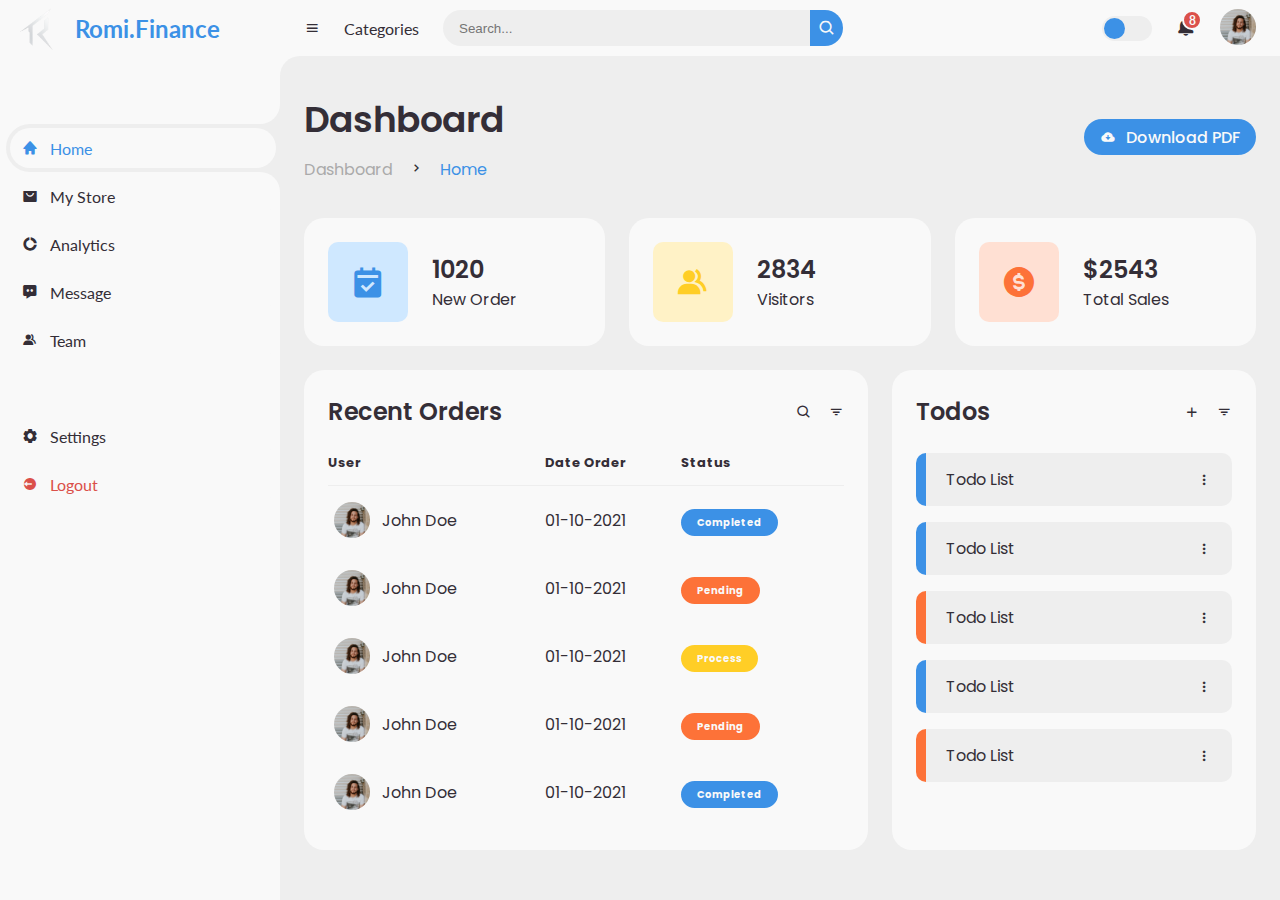
<file: dashboard/dashboard.html>
<!DOCTYPE html>
<html lang="en">
<head>
	<meta charset="UTF-8">
	<meta name="viewport" content="width=device-width, initial-scale=1.0">
    <link rel="icon" type="image/x-icon" href="../assets/images/New Logo.png">

	<!-- Boxicons -->
	<link href='https://unpkg.com/boxicons@2.0.9/css/boxicons.min.css' rel='stylesheet'>
	<!-- My CSS -->
	<link rel="stylesheet" href="dashboardStyle.css">

	<title>Romi.Finance</title>
</head>
<body>


	<!-- SIDEBAR -->
	<section id="sidebar">
		<a href="#" class="brand">
			<!-- <i class='bx bxs-smile'></i> -->
            <img src="../assets/images/New Logo.png" alt="logo" class="logo">
			<span class="text">Romi.Finance</span>
		</a>
		<ul class="side-menu top">
			<li class="active">
				<a href="../Index.html">
					<i class='bx bxs-home' ></i>
					<span class="text">Home</span>
				</a>
			</li>
			<li>
				<a href="#">
					<i class='bx bxs-shopping-bag-alt' ></i>
					<span class="text">My Store</span>
				</a>
			</li>
			<li>
				<a href="#">
					<i class='bx bxs-doughnut-chart' ></i>
					<span class="text">Analytics</span>
				</a>
			</li>
			<li>
				<a href="#">
					<i class='bx bxs-message-dots' ></i>
					<span class="text">Message</span>
				</a>
			</li>
			<li>
				<a href="#">
					<i class='bx bxs-group' ></i>
					<span class="text">Team</span>
				</a>
			</li>
		</ul>
		<ul class="side-menu">
			<li>
				<a href="#">
					<i class='bx bxs-cog' ></i>
					<span class="text">Settings</span>
				</a>
			</li>
			<li>
				<a href="#" class="logout">
					<i class='bx bxs-log-out-circle' ></i>
					<span class="text">Logout</span>
				</a>
			</li>
		</ul>
	</section>
	<!-- SIDEBAR -->



	<!-- CONTENT -->
	<section id="content">
		<!-- NAVBAR -->
		<nav>
			<i class='bx bx-menu' ></i>
			<a href="#" class="nav-link">Categories</a>
			<form action="#">
				<div class="form-input">
					<input type="search" placeholder="Search...">
					<button type="submit" class="search-btn"><i class='bx bx-search' ></i></button>
				</div>
			</form>
			<input type="checkbox" id="switch-mode" hidden>
			<label for="switch-mode" class="switch-mode"></label>
			<a href="#" class="notification">
				<i class='bx bxs-bell' ></i>
				<span class="num">8</span>
			</a>
			<a href="#" class="profile">
				<img src="../assets/images/people.png">
			</a>
		</nav>
		<!-- NAVBAR -->

		<!-- MAIN -->
		<main>
			<div class="head-title">
				<div class="left">
					<h1>Dashboard</h1>
					<ul class="breadcrumb">
						<li>
							<a href="#">Dashboard</a>
						</li>
						<li><i class='bx bx-chevron-right' ></i></li>
						<li>
							<a class="active" href="#">Home</a>
						</li>
					</ul>
				</div>
				<a href="#" class="btn-download">
					<i class='bx bxs-cloud-download' ></i>
					<span class="text">Download PDF</span>
				</a>
			</div>

			<ul class="box-info">
				<li>
					<i class='bx bxs-calendar-check' ></i>
					<span class="text">
						<h3>1020</h3>
						<p>New Order</p>
					</span>
				</li>
				<li>
					<i class='bx bxs-group' ></i>
					<span class="text">
						<h3>2834</h3>
						<p>Visitors</p>
					</span>
				</li>
				<li>
					<i class='bx bxs-dollar-circle' ></i>
					<span class="text">
						<h3>$2543</h3>
						<p>Total Sales</p>
					</span>
				</li>
			</ul>


			<div class="table-data">
				<div class="order">
					<div class="head">
						<h3>Recent Orders</h3>
						<i class='bx bx-search' ></i>
						<i class='bx bx-filter' ></i>
					</div>
					<table>
						<thead>
							<tr>
								<th>User</th>
								<th>Date Order</th>
								<th>Status</th>
							</tr>
						</thead>
						<tbody>
							<tr>
								<td>
									<img src="../assets/images/people.png">
									<p>John Doe</p>
								</td>
								<td>01-10-2021</td>
								<td><span class="status completed">Completed</span></td>
							</tr>
							<tr>
								<td>
									<img src="../assets/images/people.png">
									<p>John Doe</p>
								</td>
								<td>01-10-2021</td>
								<td><span class="status pending">Pending</span></td>
							</tr>
							<tr>
								<td>
									<img src="../assets/images/people.png">
									<p>John Doe</p>
								</td>
								<td>01-10-2021</td>
								<td><span class="status process">Process</span></td>
							</tr>
							<tr>
								<td>
									<img src="../assets/images/people.png">
									<p>John Doe</p>
								</td>
								<td>01-10-2021</td>
								<td><span class="status pending">Pending</span></td>
							</tr>
							<tr>
								<td>
									<img src="../assets/images/people.png">
									<p>John Doe</p>
								</td>
								<td>01-10-2021</td>
								<td><span class="status completed">Completed</span></td>
							</tr>
						</tbody>
					</table>
				</div>
				<div class="todo">
					<div class="head">
						<h3>Todos</h3>
						<i class='bx bx-plus' ></i>
						<i class='bx bx-filter' ></i>
					</div>
					<ul class="todo-list">
						<li class="completed">
							<p>Todo List</p>
							<i class='bx bx-dots-vertical-rounded' ></i>
						</li>
						<li class="completed">
							<p>Todo List</p>
							<i class='bx bx-dots-vertical-rounded' ></i>
						</li>
						<li class="not-completed">
							<p>Todo List</p>
							<i class='bx bx-dots-vertical-rounded' ></i>
						</li>
						<li class="completed">
							<p>Todo List</p>
							<i class='bx bx-dots-vertical-rounded' ></i>
						</li>
						<li class="not-completed">
							<p>Todo List</p>
							<i class='bx bx-dots-vertical-rounded' ></i>
						</li>
					</ul>
				</div>
			</div>
		</main>
		<!-- MAIN -->
	</section>
	<!-- CONTENT -->
	

	<script src="dashboardScript.js"></script>
</body>
</html>
</file>
<file: dashboard/dashboardStyle.css>
@import url('https://fonts.googleapis.com/css2?family=Lato:wght@400;700&family=Poppins:wght@400;500;600;700&display=swap');

* {
	margin: 0;
	padding: 0;
	box-sizing: border-box;
}

a {
	text-decoration: none;
}

li {
	list-style: none;
}

:root {
	--poppins: 'Poppins', sans-serif;
	--lato: 'Lato', sans-serif;

	--light: #F9F9F9;
	--blue: #3C91E6;
	--light-blue: #CFE8FF;
	--grey: #eee;
	--dark-grey: #AAAAAA;
	--dark: #342E37;
	--red: #DB504A;
	--yellow: #FFCE26;
	--light-yellow: #FFF2C6;
	--orange: #FD7238;
	--light-orange: #FFE0D3;
}

html {
	overflow-x: hidden;
}

body.dark {
	--light: #0C0C1E;
	--grey: #060714;
	--dark: #FBFBFB;
}

body {
	background: var(--grey);
	overflow-x: hidden;
}





/* SIDEBAR */
#sidebar {
	position: fixed;
	top: 0;
	left: 0;
	width: 280px;
	height: 100%;
	background: var(--light);
	z-index: 2000;
	font-family: var(--lato);
	transition: .3s ease;
	overflow-x: hidden;
	scrollbar-width: none;
}
#sidebar::--webkit-scrollbar {
	display: none;
}
#sidebar.hide {
	width: 60px;
}
#sidebar .brand {
	font-size: 24px;
	font-weight: 700;
	height: 56px;
	display: flex;
	align-items: center;
	color: var(--blue);
	position: sticky;
	top: 0;
	left: 0;
	background: var(--light);
	z-index: 500;
	padding-bottom: 20px;
	box-sizing: content-box;
}
#sidebar .brand .bx {
	min-width: 60px;
	display: flex;
	justify-content: center;
}
#sidebar .side-menu {
	width: 100%;
	margin-top: 48px;
}
#sidebar .side-menu li {
	height: 48px;
	background: transparent;
	margin-left: 6px;
	border-radius: 48px 0 0 48px;
	padding: 4px;
}
#sidebar .side-menu li.active {
	background: var(--grey);
	position: relative;
}
#sidebar .side-menu li.active::before {
	content: '';
	position: absolute;
	width: 40px;
	height: 40px;
	border-radius: 50%;
	top: -40px;
	right: 0;
	box-shadow: 20px 20px 0 var(--grey);
	z-index: -1;
}
#sidebar .side-menu li.active::after {
	content: '';
	position: absolute;
	width: 40px;
	height: 40px;
	border-radius: 50%;
	bottom: -40px;
	right: 0;
	box-shadow: 20px -20px 0 var(--grey);
	z-index: -1;
}
#sidebar .side-menu li a {
	width: 100%;
	height: 100%;
	background: var(--light);
	display: flex;
	align-items: center;
	border-radius: 48px;
	font-size: 16px;
	color: var(--dark);
	white-space: nowrap;
	overflow-x: hidden;
}
#sidebar .side-menu.top li.active a {
	color: var(--blue);
}
#sidebar.hide .side-menu li a {
	width: calc(48px - (4px * 2));
	transition: width .3s ease;
}
#sidebar .side-menu li a.logout {
	color: var(--red);
}
#sidebar .side-menu.top li a:hover {
	color: var(--blue);
}
#sidebar .side-menu li a .bx {
	min-width: calc(60px  - ((4px + 6px) * 2));
	display: flex;
	justify-content: center;
}
/* SIDEBAR */





/* CONTENT */
#content {
	position: relative;
	width: calc(100% - 280px);
	left: 280px;
	transition: .3s ease;
}
#sidebar.hide ~ #content {
	width: calc(100% - 60px);
	left: 60px;
}




/* NAVBAR */
#content nav {
	height: 56px;
	background: var(--light);
	padding: 0 24px;
	display: flex;
	align-items: center;
	grid-gap: 24px;
	font-family: var(--lato);
	position: sticky;
	top: 0;
	left: 0;
	z-index: 1000;
}
#content nav::before {
	content: '';
	position: absolute;
	width: 40px;
	height: 40px;
	bottom: -40px;
	left: 0;
	border-radius: 50%;
	box-shadow: -20px -20px 0 var(--light);
}
#content nav a {
	color: var(--dark);
}
#content nav .bx.bx-menu {
	cursor: pointer;
	color: var(--dark);
}
#content nav .nav-link {
	font-size: 16px;
	transition: .3s ease;
}
#content nav .nav-link:hover {
	color: var(--blue);
}
#content nav form {
	max-width: 400px;
	width: 100%;
	margin-right: auto;
}
#content nav form .form-input {
	display: flex;
	align-items: center;
	height: 36px;
}
#content nav form .form-input input {
	flex-grow: 1;
	padding: 0 16px;
	height: 100%;
	border: none;
	background: var(--grey);
	border-radius: 36px 0 0 36px;
	outline: none;
	width: 100%;
	color: var(--dark);
}
#content nav form .form-input button {
	width: 36px;
	height: 100%;
	display: flex;
	justify-content: center;
	align-items: center;
	background: var(--blue);
	color: var(--light);
	font-size: 18px;
	border: none;
	outline: none;
	border-radius: 0 36px 36px 0;
	cursor: pointer;
}
#content nav .notification {
	font-size: 20px;
	position: relative;
}
#content nav .notification .num {
	position: absolute;
	top: -6px;
	right: -6px;
	width: 20px;
	height: 20px;
	border-radius: 50%;
	border: 2px solid var(--light);
	background: var(--red);
	color: var(--light);
	font-weight: 700;
	font-size: 12px;
	display: flex;
	justify-content: center;
	align-items: center;
}
#content nav .profile img {
	width: 36px;
	height: 36px;
	object-fit: cover;
	border-radius: 50%;
}
#content nav .switch-mode {
	display: block;
	min-width: 50px;
	height: 25px;
	border-radius: 25px;
	background: var(--grey);
	cursor: pointer;
	position: relative;
}
#content nav .switch-mode::before {
	content: '';
	position: absolute;
	top: 2px;
	left: 2px;
	bottom: 2px;
	width: calc(25px - 4px);
	background: var(--blue);
	border-radius: 50%;
	transition: all .3s ease;
}
#content nav #switch-mode:checked + .switch-mode::before {
	left: calc(100% - (25px - 4px) - 2px);
}
/* NAVBAR */





/* MAIN */
#content main {
	width: 100%;
	padding: 36px 24px;
	font-family: var(--poppins);
	max-height: calc(100vh - 56px);
	overflow-y: auto;
}
#content main .head-title {
	display: flex;
	align-items: center;
	justify-content: space-between;
	grid-gap: 16px;
	flex-wrap: wrap;
}
#content main .head-title .left h1 {
	font-size: 36px;
	font-weight: 600;
	margin-bottom: 10px;
	color: var(--dark);
}
#content main .head-title .left .breadcrumb {
	display: flex;
	align-items: center;
	grid-gap: 16px;
}
#content main .head-title .left .breadcrumb li {
	color: var(--dark);
}
#content main .head-title .left .breadcrumb li a {
	color: var(--dark-grey);
	pointer-events: none;
}
#content main .head-title .left .breadcrumb li a.active {
	color: var(--blue);
	pointer-events: unset;
}
#content main .head-title .btn-download {
	height: 36px;
	padding: 0 16px;
	border-radius: 36px;
	background: var(--blue);
	color: var(--light);
	display: flex;
	justify-content: center;
	align-items: center;
	grid-gap: 10px;
	font-weight: 500;
}




#content main .box-info {
	display: grid;
	grid-template-columns: repeat(auto-fit, minmax(240px, 1fr));
	grid-gap: 24px;
	margin-top: 36px;
}
#content main .box-info li {
	padding: 24px;
	background: var(--light);
	border-radius: 20px;
	display: flex;
	align-items: center;
	grid-gap: 24px;
}
#content main .box-info li .bx {
	width: 80px;
	height: 80px;
	border-radius: 10px;
	font-size: 36px;
	display: flex;
	justify-content: center;
	align-items: center;
}
#content main .box-info li:nth-child(1) .bx {
	background: var(--light-blue);
	color: var(--blue);
}
#content main .box-info li:nth-child(2) .bx {
	background: var(--light-yellow);
	color: var(--yellow);
}
#content main .box-info li:nth-child(3) .bx {
	background: var(--light-orange);
	color: var(--orange);
}
#content main .box-info li .text h3 {
	font-size: 24px;
	font-weight: 600;
	color: var(--dark);
}
#content main .box-info li .text p {
	color: var(--dark);	
}





#content main .table-data {
	display: flex;
	flex-wrap: wrap;
	grid-gap: 24px;
	margin-top: 24px;
	width: 100%;
	color: var(--dark);
}
#content main .table-data > div {
	border-radius: 20px;
	background: var(--light);
	padding: 24px;
	overflow-x: auto;
}
#content main .table-data .head {
	display: flex;
	align-items: center;
	grid-gap: 16px;
	margin-bottom: 24px;
}
#content main .table-data .head h3 {
	margin-right: auto;
	font-size: 24px;
	font-weight: 600;
}
#content main .table-data .head .bx {
	cursor: pointer;
}

#content main .table-data .order {
	flex-grow: 1;
	flex-basis: 500px;
}
#content main .table-data .order table {
	width: 100%;
	border-collapse: collapse;
}
#content main .table-data .order table th {
	padding-bottom: 12px;
	font-size: 13px;
	text-align: left;
	border-bottom: 1px solid var(--grey);
}
#content main .table-data .order table td {
	padding: 16px 0;
}
#content main .table-data .order table tr td:first-child {
	display: flex;
	align-items: center;
	grid-gap: 12px;
	padding-left: 6px;
}
#content main .table-data .order table td img {
	width: 36px;
	height: 36px;
	border-radius: 50%;
	object-fit: cover;
}
#content main .table-data .order table tbody tr:hover {
	background: var(--grey);
}
#content main .table-data .order table tr td .status {
	font-size: 10px;
	padding: 6px 16px;
	color: var(--light);
	border-radius: 20px;
	font-weight: 700;
}
#content main .table-data .order table tr td .status.completed {
	background: var(--blue);
}
#content main .table-data .order table tr td .status.process {
	background: var(--yellow);
}
#content main .table-data .order table tr td .status.pending {
	background: var(--orange);
}


#content main .table-data .todo {
	flex-grow: 1;
	flex-basis: 300px;
}
#content main .table-data .todo .todo-list {
	width: 100%;
}
#content main .table-data .todo .todo-list li {
	width: 100%;
	margin-bottom: 16px;
	background: var(--grey);
	border-radius: 10px;
	padding: 14px 20px;
	display: flex;
	justify-content: space-between;
	align-items: center;
}
#content main .table-data .todo .todo-list li .bx {
	cursor: pointer;
}
#content main .table-data .todo .todo-list li.completed {
	border-left: 10px solid var(--blue);
}
#content main .table-data .todo .todo-list li.not-completed {
	border-left: 10px solid var(--orange);
}
#content main .table-data .todo .todo-list li:last-child {
	margin-bottom: 0;
}
/* MAIN */
/* CONTENT */









@media screen and (max-width: 768px) {
	#sidebar {
		width: 200px;
	}

	#content {
		width: calc(100% - 60px);
		left: 200px;
	}

	#content nav .nav-link {
		display: none;
	}
}






@media screen and (max-width: 576px) {
	#content nav form .form-input input {
		display: none;
	}

	#content nav form .form-input button {
		width: auto;
		height: auto;
		background: transparent;
		border-radius: none;
		color: var(--dark);
	}

	#content nav form.show .form-input input {
		display: block;
		width: 100%;
	}
	#content nav form.show .form-input button {
		width: 36px;
		height: 100%;
		border-radius: 0 36px 36px 0;
		color: var(--light);
		background: var(--red);
	}

	#content nav form.show ~ .notification,
	#content nav form.show ~ .profile {
		display: none;
	}

	#content main .box-info {
		grid-template-columns: 1fr;
	}

	#content main .table-data .head {
		min-width: 420px;
	}
	#content main .table-data .order table {
		min-width: 420px;
	}
	#content main .table-data .todo .todo-list {
		min-width: 420px;
	}
}

.logo {
    width: 75px;
    height: 75px;
}
</file>
